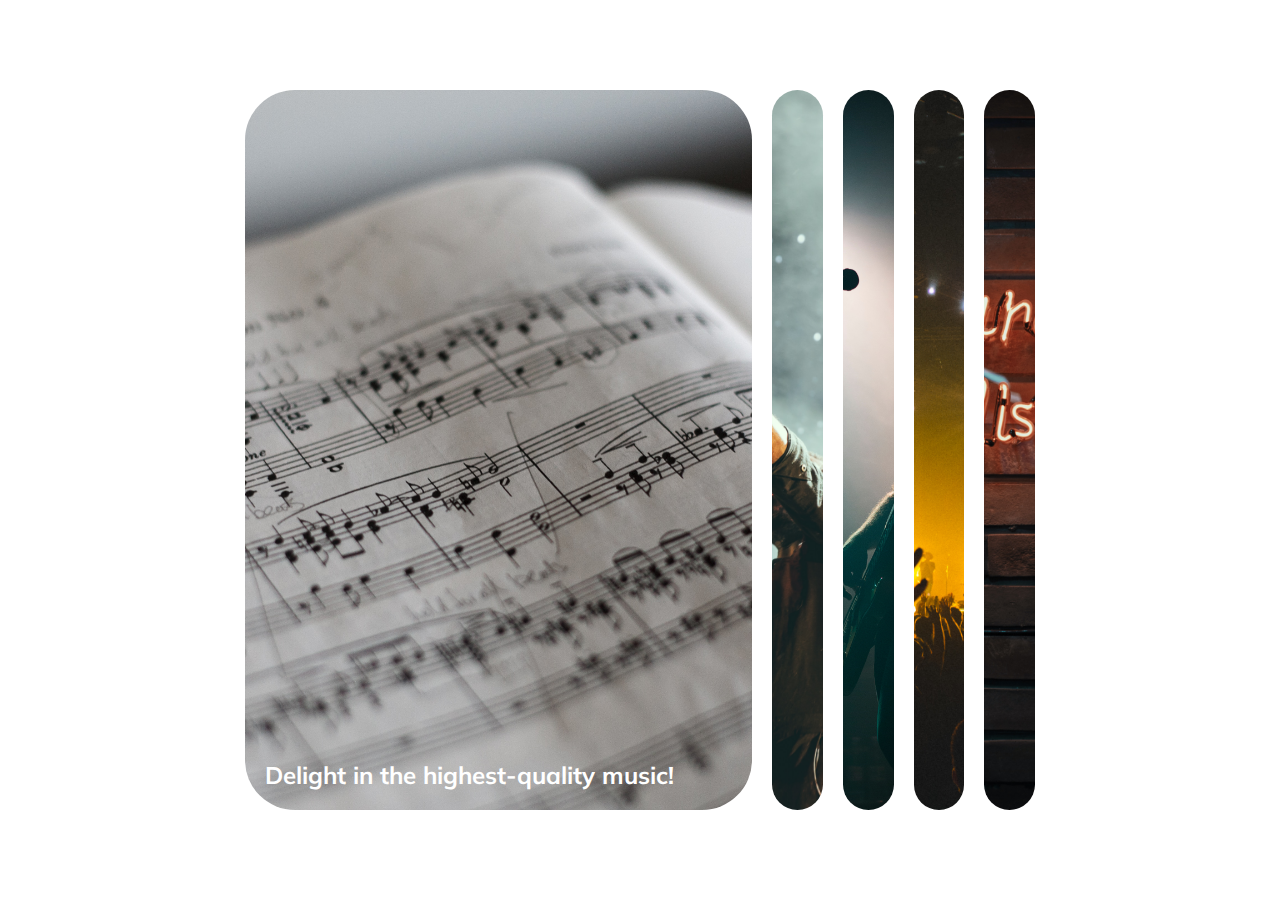
<file: Day_1/index.html>
<!DOCTYPE html>
<html lang="en">
<head>
    <meta charset="UTF-8">
    <meta http-equiv="X-UA-Compatible" content="IE=edge">
    <meta name="viewport" content="width=device-width, initial-scale=1.0">
    <!-- <link rel="stylesheet" href="https://cdnjs.cloudflare.com/ajax/libs/font-awesome/6.4.0/css/all.min.css" integrity="sha512-iecdLmaskl7CVkqkXNQ/ZH/XLlvWZOJyj7Yy7tcenmpD1ypASozpmT/E0iPtmFIB46ZmdtAc9eNBvH0H/ZpiBw==" crossorigin="anonymous" referrerpolicy="no-referrer" /> -->
    <link rel="stylesheet" href="style.css">
    <title>Expanding Cards</title>
</head>
<body>

    <div class="container">

        <div class="panel active" style="background-image: url(/Day_1/images/marius-masalar-rPOmLGwai2w-unsplash\ \(1\).jpg);">
            <h3>Delight in the highest-quality music!</h3>
        </div>
        <div class="panel" style="background-image: url('/Day_1/images/austin-neill-hgO1wFPXl3I-unsplash.jpg');">
            <h3>Singers</h3>
        </div>
        <div class="panel" style="background-image: url(/Day_1/images/felipe-portella-h6gTtqBZUxc-unsplash.jpg);">
            <h3>Guitarists</h3>
        </div>
        <div class="panel" style="background-image: url('/Day_1/images/nainoa-shizuru-NcdG9mK3PBY-unsplash.jpg');">
            <h3>Energetic crowd</h3>
        </div>
        <div class="panel" style="background-image: url('/Day_1/images/mohammad-metri-1oKxSKSOowE-unsplash.jpg');">
            <h3>There's you!</h3>
        </div>

    </div>


    <script src="script.js"></script>
</body>
</html>
</file>
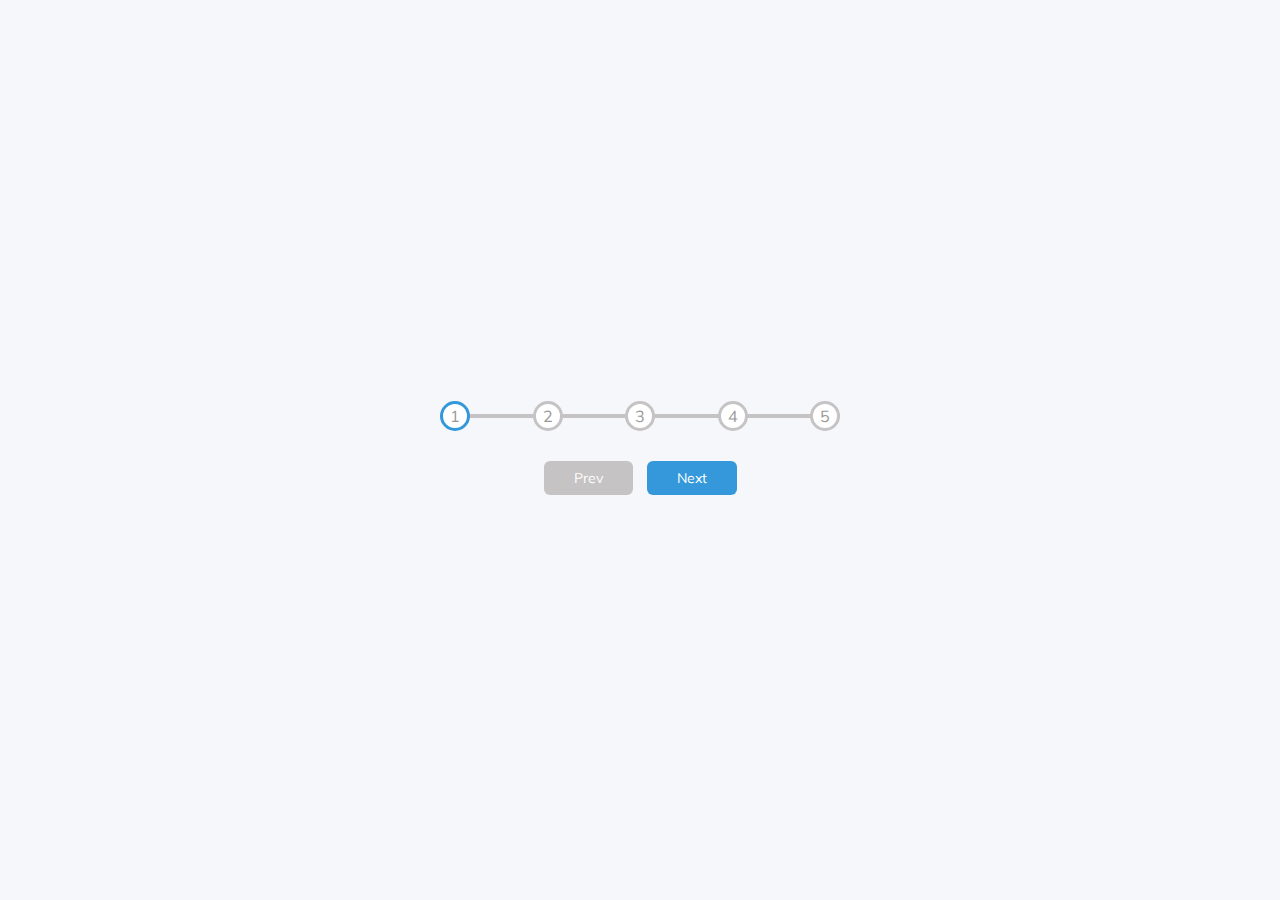
<file: Day_2_Progress_steps/index.html>
<!DOCTYPE html>
<html lang="en">
<head>
    <meta charset="UTF-8">
    <meta http-equiv="X-UA-Compatible" content="IE=edge">
    <meta name="viewport" content="width=device-width, initial-scale=1.0">
    <link rel="stylesheet" href="https://cdnjs.cloudflare.com/ajax/libs/font-awesome/6.4.0/css/all.min.css" integrity="sha512-iecdLmaskl7CVkqkXNQ/ZH/XLlvWZOJyj7Yy7tcenmpD1ypASozpmT/E0iPtmFIB46ZmdtAc9eNBvH0H/ZpiBw==" crossorigin="anonymous" referrerpolicy="no-referrer" />
    <link rel="stylesheet" href="styles.css">
    <title>Progress Steps</title>
</head>
<body>
    <div class="container">
        <div class="progress_container">
            <div class="progress" id="progress"></div>

            <div class="circle active">1</div>
            <div class="circle">2</div>
            <div class="circle">3</div>
            <div class="circle">4</div>
            <div class="circle">5</div>
        </div>

        <button class="btn" id="prev" disabled>Prev</button>
        <button class="btn" id="next">Next</button>
    </div>

    <script src="script.js"></script>
</body>
</html>
</file>
<file: Day_1/style.css>
@import url('https://fonts.googleapis.com/css2?family=Muli:wght@400;700&display=swap');

* {
    box-sizing: border-box;
}
/* ============= Body Styles ============== */

body {
    font-family: 'Muli', sans-serif;
    display: flex;
    /* flex-direction: column; */
    align-items: center;
    justify-content: center;
    margin: 0;
    height: 100vh;
    overflow: hidden;

}
/* ============ General container =============== */

.container {
    display: flex;
    width: 90vh;
}

/* ============= General styling for all panles ============== */

.panel {
    background-size: auto 100%;
    background-position: center;
    background-repeat: no-repeat0;
    height: 80vh;
    border-radius: 50px;
    color: white;
    cursor: pointer;
    flex: 0.5;
    margin: 10px;
    position: relative;
    transition: flex 0.7s ease-in;
}

/* =========== Headings in all panel ============== */

.panel h3 {
    font-size: 24px;
    position: absolute;
    bottom: 20px;
    left: 20px;
    margin: 0;
    opacity: 0;
}


/* ============= Style for active panel ============= */

.panel.active {
    flex: 5;
}

/* ============ Heading in the active panel ============= */
.panel.active h3 {
    opacity: 1;
    transition: 0.3s ease-in 0.5s;
}

@media (max-width: 480px) {
    .container {
        width: 100vw;
    }

    .panel:nth-of-type(5),
    .panel:nth-of-type(6),
    .panel:nth-of-type(7),
    .panel:nth-of-type(8) {
        display: none;
    }


}
</file>
<file: Day_2_Progress_steps/styles.css>
@import url('https://fonts.googleapis.com/css?family=Muli&display=swap');


:root {
    --line--border--fill: #3498db;
    --line--border--empty: #c5c3c3;
}

* {
    box-sizing: border-box;
}
/* ============= Body Styles ============== */

body {
    background-color: #f6f7fb;
    font-family: 'Muli', sans-serif;
    display: flex;
    flex-direction: column;
    align-items: center;
    justify-content: center;
    margin: 0;
    height: 100vh;
    overflow: hidden;

}

.container {
    text-align: center;
}

.progress_container {
    display: flex;
    justify-content: space-between;
    position: relative;
    margin-bottom: 25px;
    max-width: 100%;
    width: 400px;
}

.progress_container::before {
    content:'';
    background-color: var(--line--border--empty);
    position: absolute;
    top: 50%;
    left: 0;
    height: 4px;
    width: 100%;
    transform: translateY(-50%);
    z-index: -1;

}

.progress {
    background-color: var(--line--border--fill);
    position: absolute;
    top: 50%;
    left: 0;
    height: 4px;
    width: 0%;
    transform: translateY(-50%);
    z-index: -1;
    transition: .4s ease;

}

.circle {
    background-color: white;
    color: #999;
    border-radius: 50%;
    height: 30px;
    width: 30px;
    display: flex;
    align-items: center;
    justify-content: center;
    border: 3px solid var(--line--border--empty);
    transition: .4s ease;
 
}

.circle.active {
    border-color: var(--line--border--fill);
}

.btn {
    background-color: var(--line--border--fill);
    color: white;
    border: 0;
    border-radius: 6px;
    cursor: pointer;
    font-family: inherit;
    padding: 8px 30px;
    margin: 5px;
    font-size: 14px;
}

.btn:active {
    transform: scale(0.98);
}

.btn:focus {
    outline: 0;
}

.btn:disabled {
    background-color: var(--line--border--empty);
    cursor: not-allowed;
}
</file>
